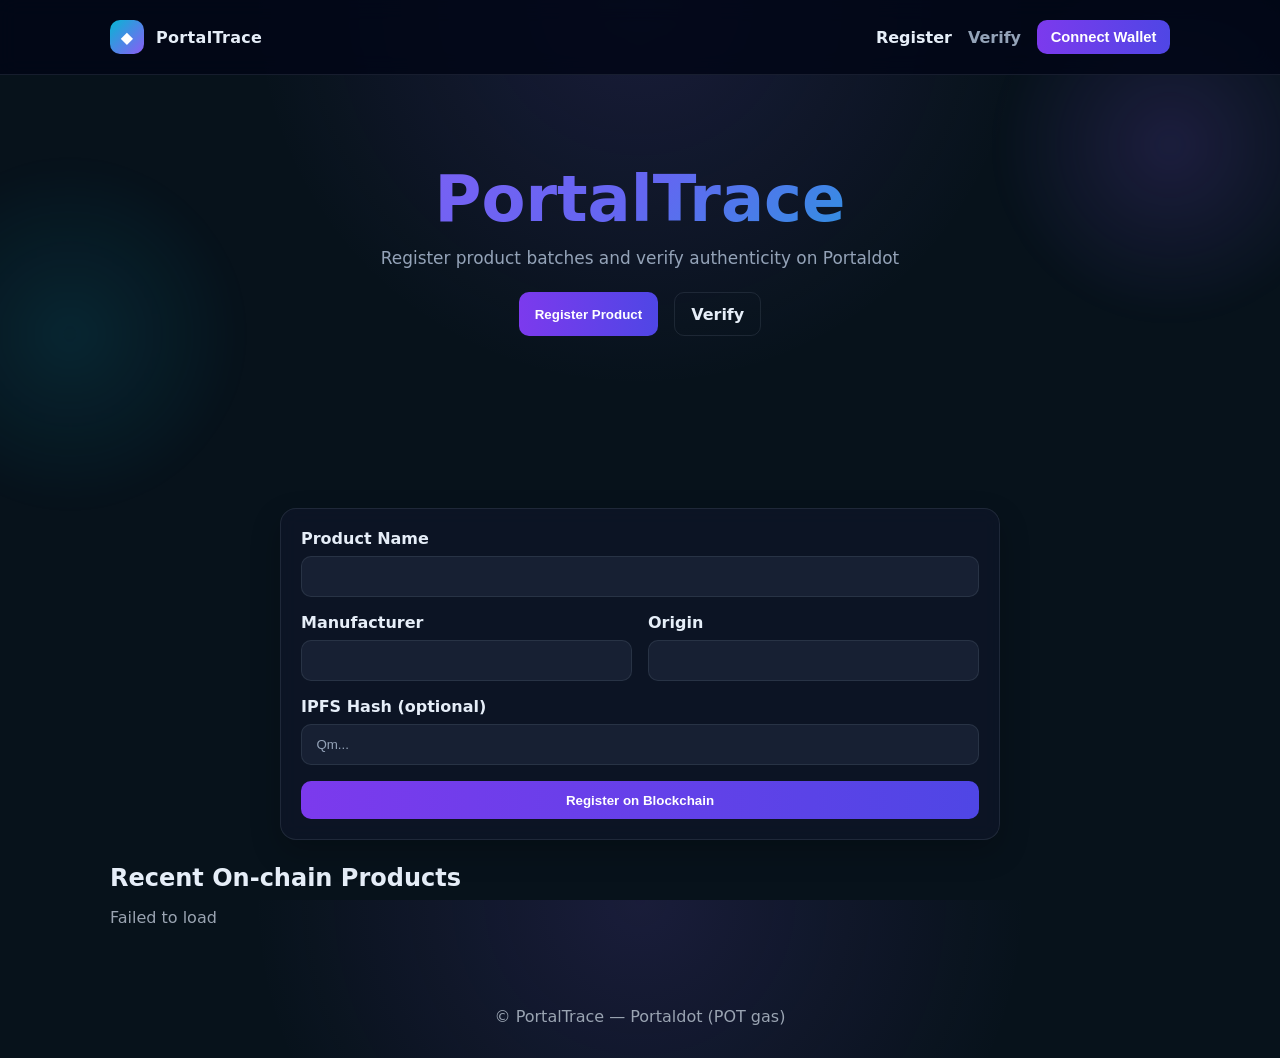
<file: index.html>
<!DOCTYPE html>
<html lang="en">
<head>
  <meta charset="utf-8" />
  <meta name="viewport" content="width=device-width,initial-scale=1" />
  <title>PortalTrace — Live</title>
  <link rel="stylesheet" href="style.css" />
  <script>
    // Set these values before deploying
    window.PORTALTRACE_RUNTIME = {
      rpcEndpoint: 'wss://rpc.portaldot.io',
      contractAddress: '', // <-- put deployed contract SS58 here
      contractMetadataUrl: '/assets/portaltrace.contract.json', // upload after build
      tokenSymbol: 'POT'
    };
  </script>
</head>
<body>
  <nav class="navbar">
    <div class="container navbar-content">
      <div class="navbar-logo"><div class="navbar-logo-icon">◆</div><span>PortalTrace</span></div>
      <div class="navbar-nav">
        <a href="index.html" class="active">Register</a>
        <a href="verify.html">Verify</a>
        <button id="connectWalletBtn" class="btn btn-primary btn-sm">Connect Wallet</button>
      </div>
    </div>
  </nav>

  <section class="hero">
    <div class="hero-content container">
      <h1>PortalTrace</h1>
      <p>Register product batches and verify authenticity on Portaldot</p>
      <div class="hero-buttons">
        <button class="btn btn-primary" onclick="document.getElementById('registerSection').scrollIntoView({behavior:'smooth'})">Register Product</button>
        <a href="verify.html" class="btn btn-outline">Verify</a>
      </div>
    </div>
  </section>

  <div class="container"><div id="alertContainer" style="margin-top:1rem"></div></div>

  <section id="registerSection" class="section container">
    <div class="card" style="max-width:720px;margin:0 auto;">
      <form id="registerForm">
        <div class="form-group"><label class="form-label">Product Name</label><input id="productName" required></div>
        <div class="form-row"><div class="form-group"><label class="form-label">Manufacturer</label><input id="manufacturer" required></div><div class="form-group"><label class="form-label">Origin</label><input id="origin" required></div></div>
        <div class="form-group"><label class="form-label">IPFS Hash (optional)</label><input id="ipfsHash" placeholder="Qm..." /></div>
        <button type="submit" class="btn btn-primary btn-block">Register on Blockchain</button>
      </form>
    </div>

    <div style="margin-top:1.5rem">
      <h2>Recent On-chain Products</h2>
      <div id="productsContainer" class="products-grid"></div>
    </div>
  </section>

  <footer class="container" style="text-align:center;padding:2rem 0;color:#9aa4b2">
    © PortalTrace — Portaldot (POT gas)
  </footer>

  <script type="module" src="app.js"></script>
</body>
</html>
</file>
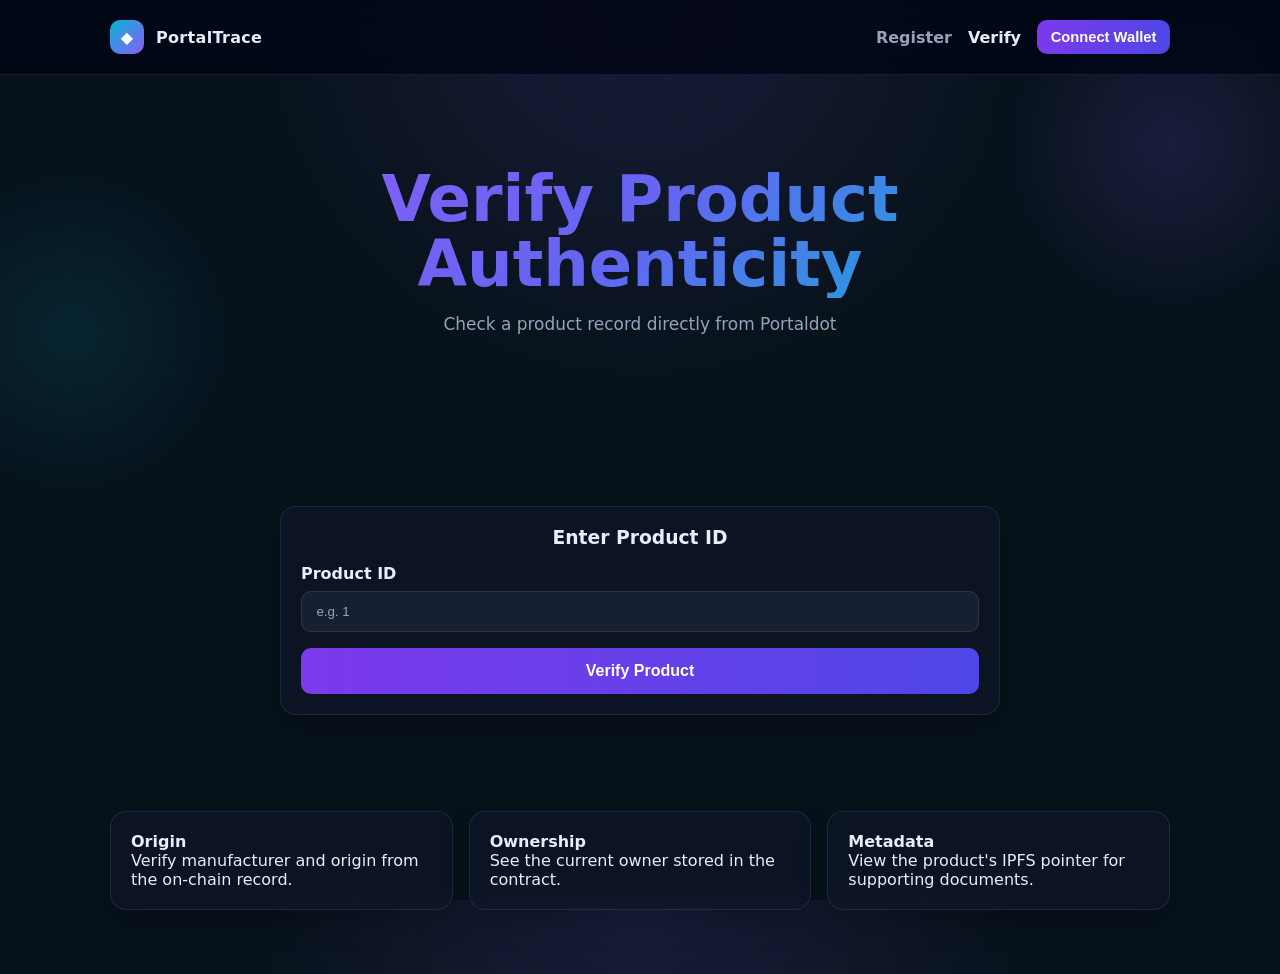
<file: verify.html>
<!DOCTYPE html>
<html lang="en">
<head>
  <meta charset="utf-8" />
  <meta name="viewport" content="width=device-width,initial-scale=1" />
  <title>PortalTrace — Verify</title>
  <link rel="stylesheet" href="style.css" />
  <script>
    window.PORTALTRACE_RUNTIME = {
      rpcEndpoint: 'wss://rpc.portaldot.io',
      contractAddress: '',
      contractMetadataUrl: '/assets/portaltrace.contract.json',
      tokenSymbol: 'POT'
    };
  </script>
</head>
<body>
  <nav class="navbar">
    <div class="container navbar-content">
      <div class="navbar-logo"><div class="navbar-logo-icon">◆</div><span>PortalTrace</span></div>
      <div class="navbar-nav">
        <a href="index.html">Register</a>
        <a href="verify.html" class="active">Verify</a>
        <button id="connectWalletBtn" class="btn btn-primary btn-sm">Connect Wallet</button>
      </div>
    </div>
  </nav>

  <section class="hero">
    <div class="hero-content container">
      <h1>Verify Product Authenticity</h1>
      <p>Check a product record directly from Portaldot</p>
    </div>
  </section>

  <div class="container"><div id="alertContainer" style="margin-top:1rem"></div></div>

  <section class="section container">
    <div class="card" style="max-width:720px;margin:0 auto;">
      <h3 style="text-align:center;margin-bottom:1rem;">Enter Product ID</h3>
      <form id="verifyForm">
        <div class="form-group">
          <label class="form-label">Product ID</label>
          <input id="productId" type="number" min="1" placeholder="e.g. 1" required />
        </div>
        <button type="submit" class="btn btn-primary btn-block btn-lg">Verify Product</button>
      </form>
    </div>
  </section>

  <section id="detailsSection" class="section container" style="display:none;">
    <div class="card" style="max-width:900px;margin:0 auto 1.5rem;">
      <div style="display:flex;justify-content:space-between;align-items:start;gap:1rem;flex-wrap:wrap;">
        <div>
          <h2 id="detailsName" style="margin-bottom:.25rem;">Loading...</h2>
          <p id="detailsId" style="color:var(--muted);">Product ID: --</p>
        </div>
        <div id="verificationBadge" class="badge badge-verified">✓ Verified</div>
      </div>
      <div style="display:grid;grid-template-columns:repeat(auto-fit,minmax(220px,1fr));gap:1rem;margin-top:1rem;">
        <div><p class="form-label">Manufacturer</p><p id="detailsManufacturer">--</p></div>
        <div><p class="form-label">Origin</p><p id="detailsOrigin">--</p></div>
        <div><p class="form-label">IPFS Hash</p><p id="detailsIpfs" style="word-break:break-all;">--</p></div>
        <div><p class="form-label">Current Owner</p><p id="detailsOwner" style="word-break:break-all;">--</p></div>
      </div>
    </div>

    <div class="card" style="max-width:900px;margin:0 auto 1.5rem;text-align:center;">
      <h4 style="margin-bottom:1rem;">Product QR Code</h4>
      <div style="display:flex;justify-content:center;">
        <canvas id="qrCode" width="240" height="240"></canvas>
      </div>
    </div>

    <div class="card" style="max-width:900px;margin:0 auto;">
      <h4 style="margin-bottom:1rem;">Ownership History</h4>
      <div id="ownershipHistory">
        <p style="color:#9aa4b2;">No product loaded yet.</p>
      </div>
    </div>
  </section>

  <section id="featuresSection" class="section container">
    <div class="grid grid-3">
      <div class="card"><h4>Origin</h4><p>Verify manufacturer and origin from the on-chain record.</p></div>
      <div class="card"><h4>Ownership</h4><p>See the current owner stored in the contract.</p></div>
      <div class="card"><h4>Metadata</h4><p>View the product's IPFS pointer for supporting documents.</p></div>
    </div>
  </section>

  <script type="module" src="app.js"></script>
</body>
</html>
</file>
<file: style.css>
:root {
  --primary: #8b5cf6;
  --primary-dark: #6d28d9;
  --accent: #06b6d4;
  --accent-light: #22d3ee;
  --bg: #07121b;
  --bg-card: rgba(15, 23, 42, 0.68);
  --bg-card-hover: rgba(30, 41, 59, 0.86);
  --text: #e6eef8;
  --text-muted: #94a3b8;
  --border: rgba(148, 163, 184, 0.14);
  --border-strong: rgba(148, 163, 184, 0.22);
  --success: #22c55e;
  --warning: #fb923c;
}

* { box-sizing: border-box; margin: 0; padding: 0; }
html, body { height: 100%; }
body {
  font-family: Inter, system-ui, -apple-system, 'Segoe UI', Roboto, sans-serif;
  background: radial-gradient(circle at top, rgba(139, 92, 246, 0.14), transparent 35%), linear-gradient(180deg, #07121b, #07121b);
  color: var(--text);
  -webkit-font-smoothing: antialiased;
  overflow-x: hidden;
}

a { color: var(--accent); text-decoration: none; }
a:hover { color: var(--accent-light); }

.container { max-width: 1100px; margin: 0 auto; padding: 1.25rem; }

.navbar {
  position: sticky; top: 0; z-index: 1000;
  background: rgba(2, 6, 23, 0.86);
  backdrop-filter: blur(10px);
  border-bottom: 1px solid var(--border);
}
.navbar-content { display: flex; justify-content: space-between; align-items: center; gap: 1rem; }
.navbar-logo { display: flex; align-items: center; gap: 0.75rem; font-weight: 800; letter-spacing: 0.02em; color: var(--text); }
.navbar-logo-icon {
  width: 34px; height: 34px; border-radius: 10px;
  display: flex; align-items: center; justify-content: center; color: #fff;
  background: linear-gradient(135deg, var(--accent), var(--primary));
}
.navbar-nav { display: flex; align-items: center; gap: 1rem; flex-wrap: wrap; }
.navbar-nav a { color: var(--text-muted); font-weight: 600; }
.navbar-nav a.active { color: var(--text); }

.hero { padding: 4.5rem 1.25rem 3rem; text-align: center; position: relative; }
.hero::before, .hero::after {
  content: ''; position: absolute; width: 380px; height: 380px; border-radius: 50%; filter: blur(10px); z-index: -1;
}
.hero::before { top: -120px; right: -80px; background: radial-gradient(circle, rgba(139, 92, 246, 0.16), transparent 65%); }
.hero::after { bottom: -120px; left: -120px; background: radial-gradient(circle, rgba(6, 182, 212, 0.12), transparent 65%); }
.hero-content { max-width: 900px; margin: 0 auto; }
.hero h1 {
  font-size: clamp(2.3rem, 5vw, 4.2rem);
  line-height: 1.02;
  margin-bottom: 1rem;
  background: linear-gradient(135deg, #8b5cf6, #6366f1, #06b6d4);
  -webkit-background-clip: text;
  -webkit-text-fill-color: transparent;
}
.hero p { color: var(--text-muted); font-size: 1.06rem; }
.hero-buttons { display: flex; justify-content: center; gap: 1rem; margin-top: 1.5rem; flex-wrap: wrap; }

.section { padding: 3rem 1.25rem; }

.card {
  background: var(--bg-card);
  border: 1px solid var(--border);
  border-radius: 16px;
  padding: 1.25rem;
  box-shadow: 0 12px 30px rgba(0, 0, 0, 0.22);
  backdrop-filter: blur(10px);
  transition: transform 180ms ease, background 180ms ease, border-color 180ms ease;
}
.card:hover { transform: translateY(-2px); background: var(--bg-card-hover); border-color: var(--border-strong); }

.grid { display: grid; gap: 1rem; }
.grid-3 { grid-template-columns: repeat(auto-fit, minmax(230px, 1fr)); }

.form-group { margin-bottom: 1rem; }
.form-row { display: grid; grid-template-columns: repeat(2, minmax(0, 1fr)); gap: 1rem; }
.form-label { display: block; margin-bottom: 0.5rem; font-weight: 700; color: var(--text); }

input {
  width: 100%;
  border: 1px solid var(--border);
  border-radius: 10px;
  background: rgba(30, 41, 59, 0.68);
  color: var(--text);
  padding: 0.75rem 0.9rem;
  outline: none;
}
input::placeholder { color: var(--text-muted); }
input:focus { border-color: rgba(34, 211, 238, 0.5); box-shadow: 0 0 0 3px rgba(34, 211, 238, 0.12); }

.btn {
  display: inline-flex; align-items: center; justify-content: center; gap: 0.5rem;
  border: none; border-radius: 10px; cursor: pointer; font-weight: 700; white-space: nowrap;
  padding: 0.72rem 1rem; transition: transform 160ms ease, opacity 160ms ease, background 160ms ease;
}
.btn:hover { transform: translateY(-1px); }
.btn:active { transform: translateY(0); }
.btn-primary { background: linear-gradient(90deg, #7c3aed, #4f46e5); color: #fff; }
.btn-secondary { background: rgba(255, 255, 255, 0.06); color: var(--text); border: 1px solid var(--border); }
.btn-outline { background: transparent; color: var(--text); border: 1px solid var(--border); }
.btn-sm { padding: 0.55rem 0.85rem; font-size: 0.92rem; }
.btn-lg { padding: 0.9rem 1.25rem; font-size: 1rem; }
.btn-block { width: 100%; }

.products-grid { display: grid; grid-template-columns: repeat(auto-fill, minmax(260px, 1fr)); gap: 1rem; margin-top: 1rem; }
.product-card {
  background: rgba(12, 17, 28, 0.66);
  border: 1px solid var(--border);
  border-radius: 14px;
  padding: 1rem;
}

.badge {
  display: inline-flex; align-items: center; gap: 0.4rem;
  border-radius: 999px; padding: 0.4rem 0.7rem; font-size: 0.85rem; font-weight: 700;
  border: 1px solid transparent;
}
.badge-verified { background: rgba(34, 197, 94, 0.12); color: #86efac; border-color: rgba(34, 197, 94, 0.22); }
.badge-pending { background: rgba(251, 146, 60, 0.12); color: #fdba74; border-color: rgba(251, 146, 60, 0.22); }

.section-title { text-align: center; margin-bottom: 1rem; }
.section-subtitle { color: var(--text-muted); }

#detailsSection .card, #featuresSection .card { margin-bottom: 1rem; }

@media (max-width: 760px) {
  .navbar-content { flex-direction: column; align-items: flex-start; }
  .form-row { grid-template-columns: 1fr; }
  .hero { padding-top: 3rem; }
}
</file>
